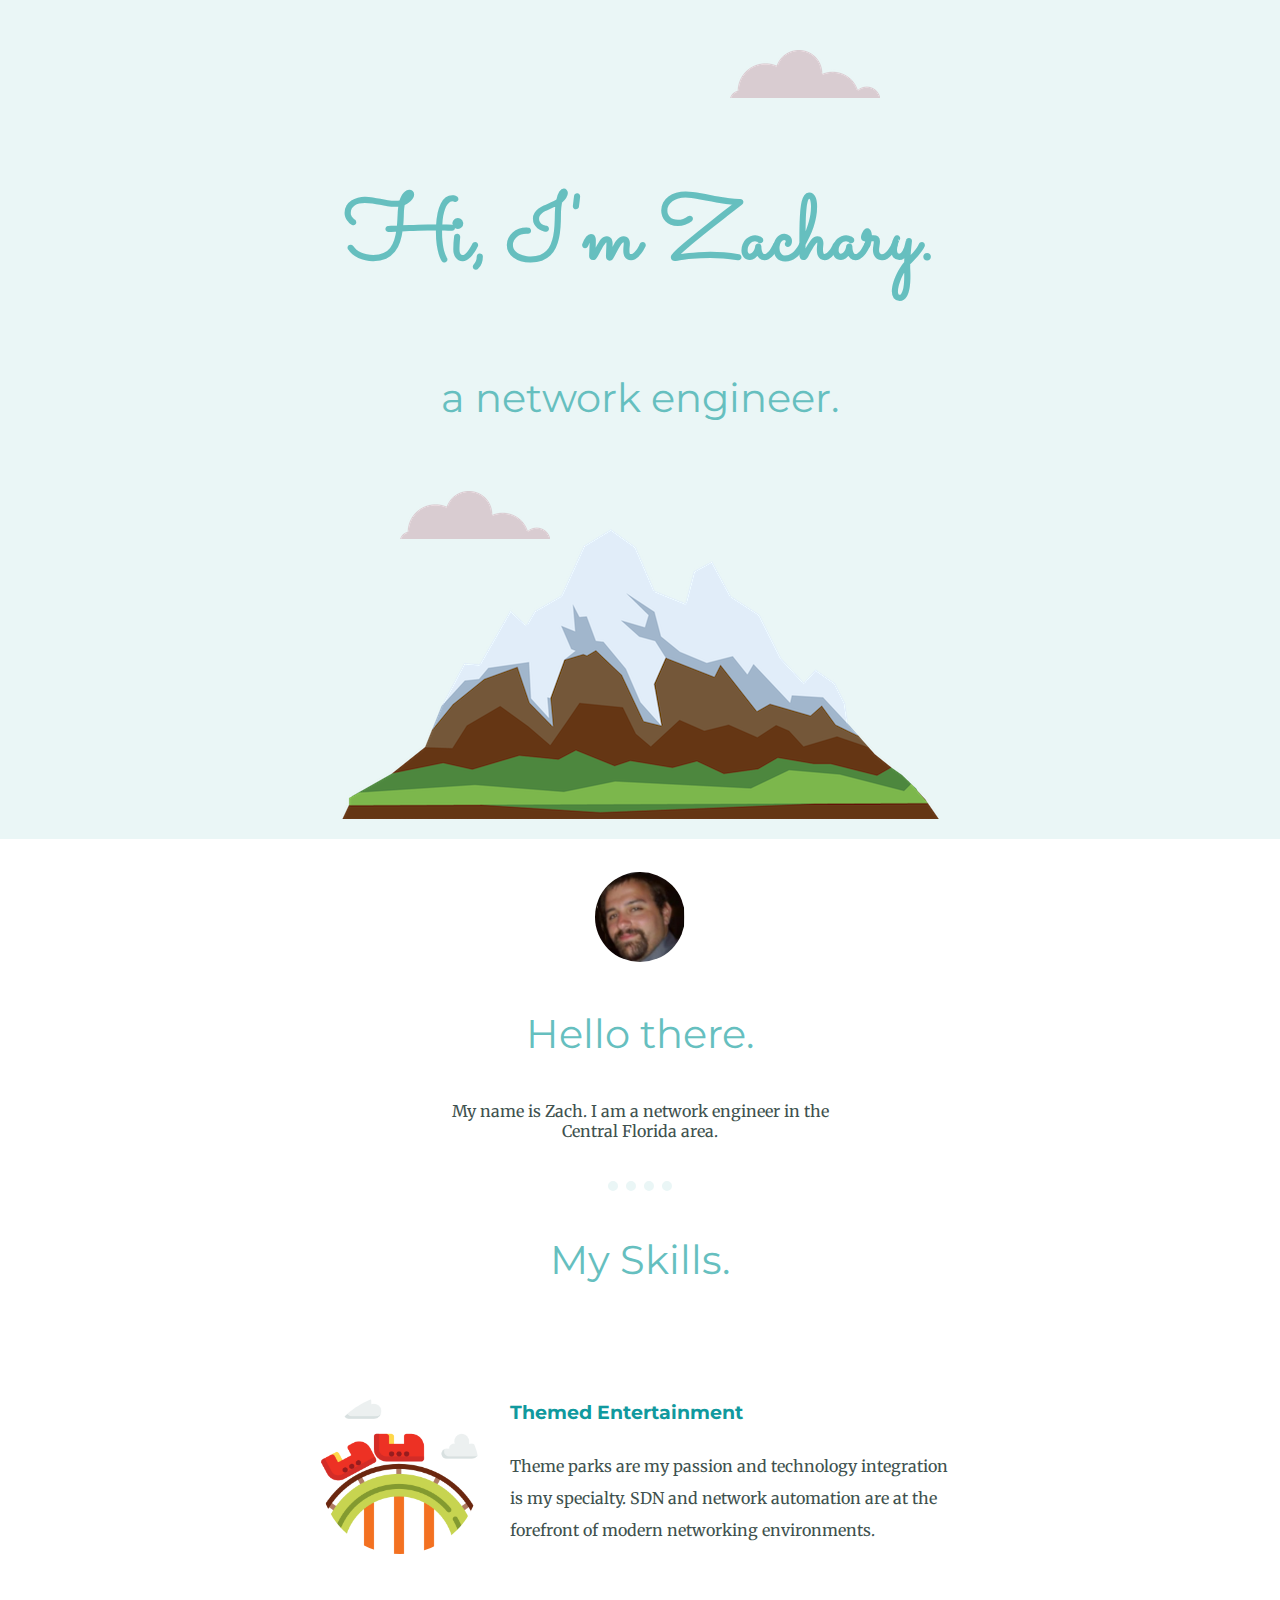
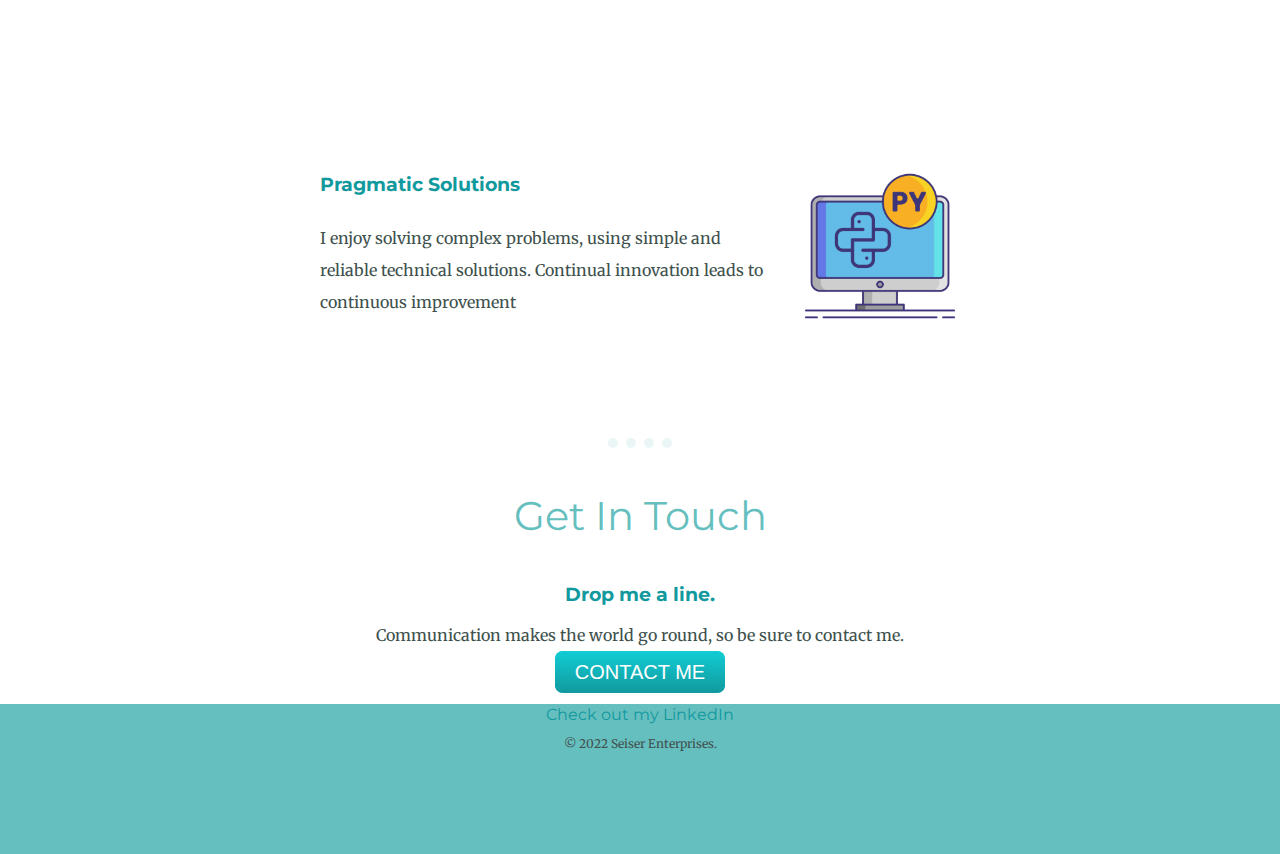
<file: index.html>
<!DOCTYPE html>
<html lang="en" dir="ltr">

<head>
  <meta charset="utf-8">
  <title>Zachary Seiser</title>
  <link rel="stylesheet" href="css/styles.css">
  <link rel="icon" href="favicon.ico">
  <link rel="preconnect" href="https://fonts.googleapis.com">
  <link rel="preconnect" href="https://fonts.gstatic.com" crossorigin>
  <link href="https://fonts.googleapis.com/css2?family=Merriweather&family=Montserrat&family=Sacramento&display=swap" rel="stylesheet">
</head>

<body>
  <div class="top-container">
    <img class="top-cloud" src="images/cloud.png" alt="cloud">
    <h1>Hi, I'm Zachary.</h1>
    <h2>a network engineer.</p>
    <img class="bottom-cloud" src="images/cloud.png" alt="cloud">
    <img src="images/mountain.png" alt="mountain">
  </div>

  <div class="middle-container">
    <div class="profile">
      <img class="zach" src="images/seiser.jpg" alt="seiser">
      <h2>Hello there.</h2>
      <p class="mynameiszach">My name is Zach. I am a network engineer in the Central Florida area.</p>
      <br>
      <br>
    </div>
    <hr class="hrdot">
    <div class="My Passion">
      <h2>My Skills.</h2>
      <div class="skill-row">
        <img class="coaster" src="images/roller-coaster.png" alt="coaster">
        <h3>Themed Entertainment</h3>
        <p> Theme parks are my passion and technology integration is my specialty. SDN and network automation are at the forefront of modern networking environments. </p>
      </div>
      <br>
      <div class="skill-row">
        <img class="python" src="images/python.png" alt="python">
        <h3>Pragmatic Solutions </h3>
        <p class="progmatic">I enjoy solving complex problems, using simple and reliable technical solutions. Continual innovation leads to continuous improvement</p>
      </div>
    </div>
    <br>
    <hr class="hrdot">
    <div class="contact-me">
      <h2>Get In Touch</h2>
      <h3>Drop me a line.</h3>
      <p>Communication makes the world go round, so be sure to contact me.</p>
      <a class="btn" href="mailto:zachary.seiser@outlook.com">CONTACT ME</a>
    </div>
  </div>
  <br>

  <div class="bottom-container">



    <a class="footer-link" href="https://www.linkedin.com/in/zachary-seiser">Check out my LinkedIn</a>
    <p class="copyright">© 2022 Seiser Enterprises.</p>
  </div>




</body>

</html>
</file>
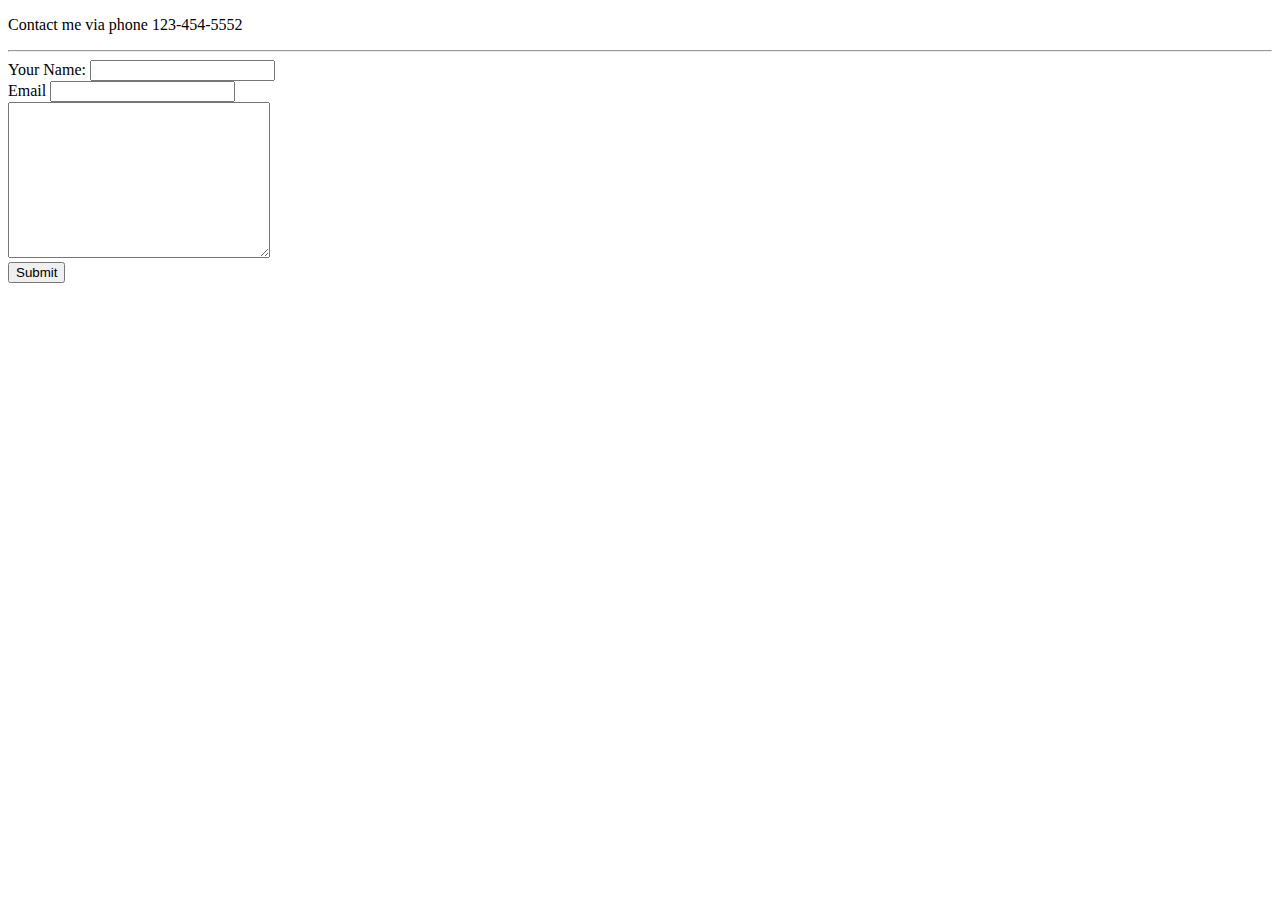
<file: contact.html>
<!DOCTYPE html>
<html lang="en" dir="ltr">
  <head>
    <meta charset="utf-8">
    <title>Contact Me</title>
  </head>
  <body>
    <p>Contact me via phone 123-454-5552</p>
  <hr>
    <form action="mailto:joe@example.com" method="post" enctype="text/plain">
      <label for="">Your Name:</label>
      <input type="text" name="yourname" value=""><br>
      <label for="">Email</label>
      <input type="email" name="youremail" value="" ><br>
      <textarea name="yourmessage" rows="10" cols="30"></textarea><br>
      <input type="submit" name="" >


    </form>
  </body>
</html>
</file>
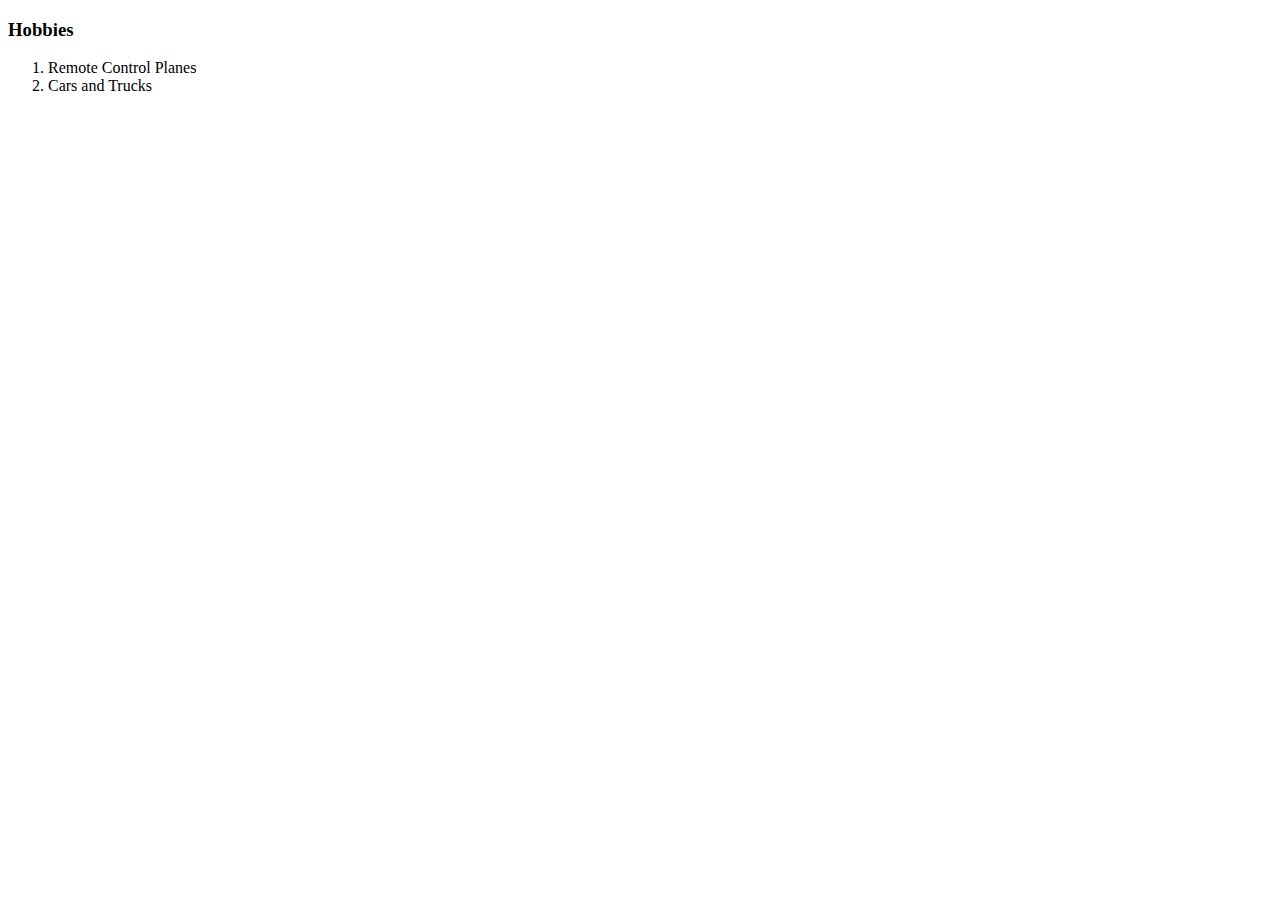
<file: hobbies.html>
<!DOCTYPE html>
<html lang="en" dir="ltr">

<head>
  <meta charset="utf-8">
  <title>My Hobbies</title>
</head>

<body>
  <h3>Hobbies</h3>
  <ol>
    <li>Remote Control Planes</li>
    <li>Cars and Trucks</li>
  </ol>
</body>

</html>
</file>
<file: css/styles.css>
body {
  margin: 0px;
  text-align: center;
  font-family: 'Merriweather', serif;
    color: #40514E;
}

h1 {
  margin: 50px auto 0 auto;
  font-family: 'Sacramento', cursive;
  font-size: 5.625rem;
  color: #66bfbf;
  line-height: 2;
}

h2 {
  font-family: 'Montserrat', sans-serif;
  font-size: 2.5rem;
  color: #66bfbf;
  font-weight: normal;
  padding: 10px;
}

h3 {
  font-family: 'Montserrat', sans-serif;
  color:#11999E;


}


.top-container {
  background-color: #EAF6F6;
  position: relative;
  padding-top: 100px;
}

.middle-container {
  padding:100 auto 100 auto ;

}

.bottom-container {
  background-color: #66BFBF;
  height: 150px;

}

.bottom-cloud {
  position: absolute;
  left: 400px;
  bottom: 300px;
}

.top-cloud {
  position: absolute;
  right: 400px;
  top: 50px;

}

.coaster{
  width: 25%;
  float: left;
  margin-right: 30px;
  border-radius: 50%;

}

.python{
  width: 25%;
  float: right;
  margin-left: 30px;


}
.zach{
  border-radius: 50%;
  width:7%;
  height: 7%;
}

.skill-row{
  width: 50%;
  margin: 100px auto 100px auto;
  text-align: left;
  line-height: 2
}
.mynameiszach{

}

.hrdot{
    margin: auto;
  border: none;
  border-top: 10px dotted #EAF6F6;
  width: 5%;

}

.btn {
  background: #11cdd4;
  background-image: -webkit-linear-gradient(top, #11cdd4, #11999e);
  background-image: -moz-linear-gradient(top, #11cdd4, #11999e);
  background-image: -ms-linear-gradient(top, #11cdd4, #11999e);
  background-image: -o-linear-gradient(top, #11cdd4, #11999e);
  background-image: linear-gradient(to bottom, #11cdd4, #11999e);
  -webkit-border-radius: 8;
  -moz-border-radius: 8;
  border-radius: 8px;
  font-family: Arial;
  color: #ffffff;
  font-size: 20px;
  padding: 10px 20px 10px 20px;
  text-decoration: none;
}

.btn:hover {
  background: #30e3cb;
  background-image: -webkit-linear-gradient(top, #30e3cb, #2bc4ad);
  background-image: -moz-linear-gradient(top, #30e3cb, #2bc4ad);
  background-image: -ms-linear-gradient(top, #30e3cb, #2bc4ad);
  background-image: -o-linear-gradient(top, #30e3cb, #2bc4ad);
  background-image: linear-gradient(to bottom, #30e3cb, #2bc4ad);
  text-decoration: none;
}


.mynameiszach{
  width: 30%;
  margin: auto;
}
.footer-link{
  color: #11999E;
  font-family: 'Montserrat', sans-serif;
  text-decoration: none;
}

.footer-link:hover{
  color:#EAF6F6;
}

.copyright{
  font-size: .75rem;
  padding: 20px
  color:#11999E;
}
</file>
